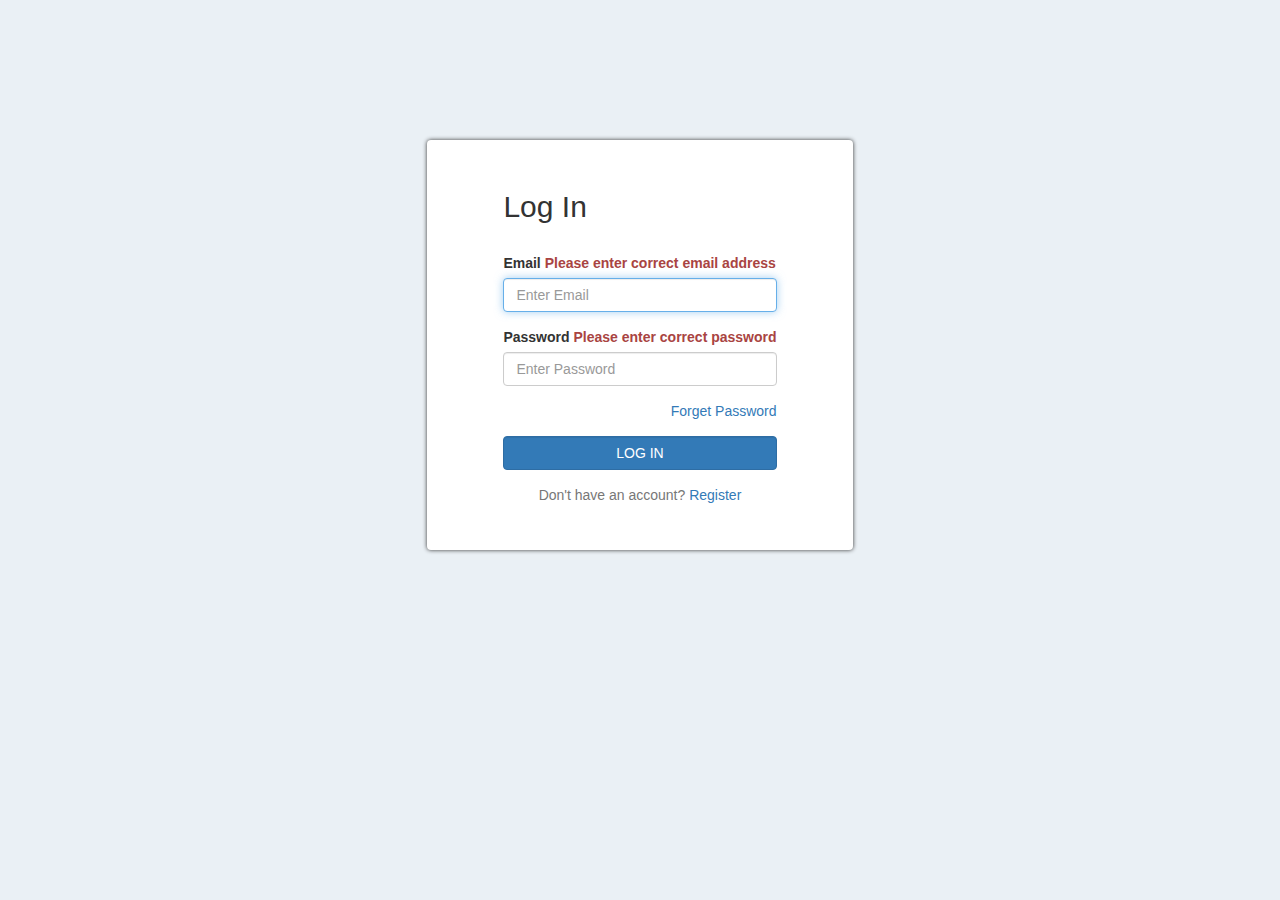
<file: GENERIC/GENERIC/index.html>
﻿<!DOCTYPE html>
<html>
<head>
    <meta charset="utf-8" />
    <meta http-equiv="X-UA-Compatible" content="IE=edge">
    <meta name="viewport" content="width=device-width, initial-scale=1">

    <title>Generic</title>

    <link href="https://stackpath.bootstrapcdn.com/font-awesome/4.7.0/css/font-awesome.min.css" rel="stylesheet" integrity="sha384-wvfXpqpZZVQGK6TAh5PVlGOfQNHSoD2xbE+QkPxCAFlNEevoEH3Sl0sibVcOQVnN" crossorigin="anonymous">
    <link href="css/bgcolor.css" rel="stylesheet" />
    <link href="css/main.css" rel="stylesheet" />
    <link href="css/panel.css" rel="stylesheet" />
    <link href="css/txtcolor.css" rel="stylesheet" />
    <link href="css/bootstrap.min.css" rel="stylesheet" />
    <!--<link href="css/font-awesome.min.css" rel="stylesheet" />-->
</head>
<body>



    <section id="login">

        <div class="col-sm-4 col-sm-offset-4" id="loginForm">

            <form class="loginForm" novalidate>
                <h2>Log In</h2>
                <br/>
                <div class="form-group">
                    <label for="email" class="label-control">Email <span class="text-right text-danger">Please enter correct email address</span></label>
                    <div class="form-group">
                        <input type="email" class="form-control" placeholder="Enter Email" required autofocus />
                    </div>
                </div>

                <div class="form-group">
                    <label for="email" class="label-control">Password <span class="text-right text-danger">Please enter correct password</span></label>
                    <div class="form-group">
                        <input type="password" class="form-control" placeholder="Enter Password" required autofocus />
                    </div>
                </div>

                <div class="form-group text-right">
                    <a href="" title="Forget Password">Forget Password</a>
                </div>

                <div class="form-group">
                    <a href="./dashboard1.html" class="btn btn-primary form-control">LOG IN</a> 
                </div>

                <div class="form-group text-center">
                    <span class="text-muted">Don't have an account? </span><a href="" title="Register">Register</a>
                </div>


            </form>


        </div>




    </section>





    <script src="js/jquery.min.js"></script>
    <script src="js/bootstrap.min.js"></script>
    <script src="js/app.js"></script>
    <script src="js/json.js"></script>
</body>
</html>
</file>
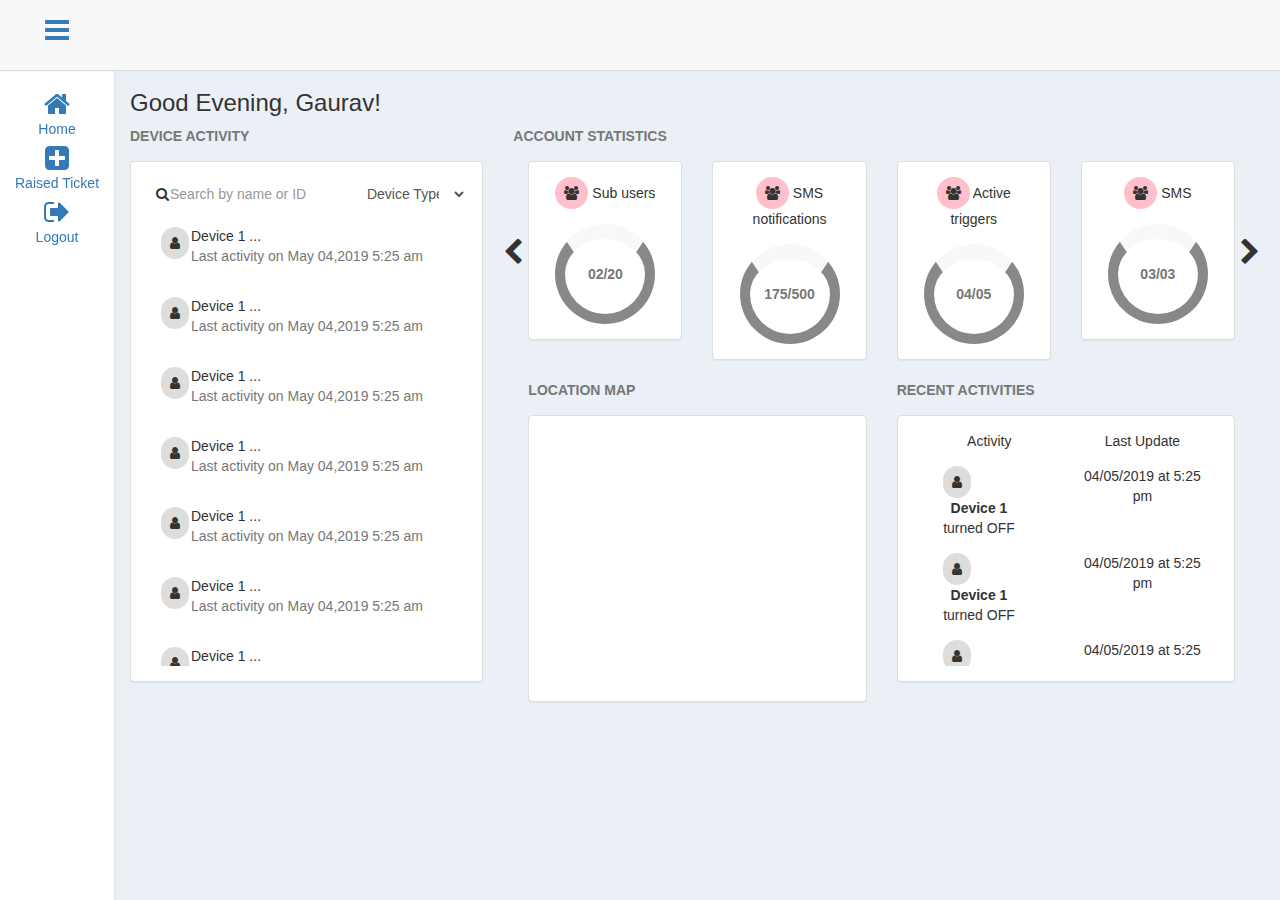
<file: GENERIC/GENERIC/dashboard1.html>
﻿<!DOCTYPE html>
<html>
<head>
    <meta charset="utf-8" />
    <meta http-equiv="X-UA-Compatible" content="IE=edge">
    <meta name="viewport" content="width=device-width, initial-scale=1">

    <title>Generic</title>

    <link href="https://stackpath.bootstrapcdn.com/font-awesome/4.7.0/css/font-awesome.min.css" rel="stylesheet" integrity="sha384-wvfXpqpZZVQGK6TAh5PVlGOfQNHSoD2xbE+QkPxCAFlNEevoEH3Sl0sibVcOQVnN" crossorigin="anonymous">
    <link href="css/bgcolor.css" rel="stylesheet" />
    <link href="css/main.css" rel="stylesheet" />
    <link href="css/panel.css" rel="stylesheet" />
    <link href="css/txtcolor.css" rel="stylesheet" />
    <link href="css/bootstrap.min.css" rel="stylesheet" />
    <!--<link href="css/font-awesome.min.css" rel="stylesheet" />-->
</head>
<body>

    <header>
        <div id="header">
            <div class="pull-left"><a href="dashboard3.html"><i class="fa fa-bars fa-2x" aria-hidden="true"></i></a></div>
            <div class="pull-right"></div>
        </div>
    </header>

    <div>
        <div id="leftsidebar">
            <ul class="list-unstyled clearfix">
                <li class="text-muted"><a href="/dashboard1.html" class="pointer" title="Home"><div><i class="fa fa-home fa-2x pointer" aria-hidden="true"></i></div><div>Home</div></a></li>
                <li class="text-muted"><a href="" class="pointer" title="Raised Ticket"><div><i class="fa fa-plus-square fa-2x pointer" aria-hidden="true"></i></div><div>Raised Ticket</div></a></li>
                <li class="text-muted"><a href="/index.html" class="pointer" title="Logout"><div><i class="fa fa-sign-out fa-2x pointer" aria-hidden="true"></i></div><div>Logout</div></a></li>
            </ul>
        </div>

        <div class="container-fluid" id="main">
            <div id="rightsidebar">
                <div class="col-sm-12">
                    <h3>Good Evening, Gaurav!</h3>
                </div>
                <br />
                <div class="col-sm-4 col-xs-12" id="deviceactivity">
                    <div class="form-group text-muted"><b>DEVICE ACTIVITY</b></div>
                    <div class="panel panel-default">
                        <div class="panel-body">
                            <div class="form-group row">
                                <div class="col-sm-7 col-xs-12 search">
                                    <i class="fa fa-search fix-search"></i> <input type="text" class="form-control" placeholder="Search by name or ID" />
                                </div>
                                <div class="col-sm-5 search">
                                    <select class="form-control">
                                        <option value="">Device Type</option>
                                    </select>
                                </div>
                            </div>

                            <div id="divicetype">
                                <div class="list-group">
                                    <div class="lis-group-item">
                                        <div class="clearfix">
                                        <div class="col-sm-1" id="seticon"><i class="fa fa-user"></i></div>
                                        <div class="col-sm-10">
                                            <div>Device 1 ...</div>
                                            <p class="text-muted">Last activity on May 04,2019 5:25 am</p>
                                        </div>
                                        </div>
                                    </div>
                                </div>
                                <div class="list-group">
                                    <div class="lis-group-item">
                                        <div class="clearfix">
                                            <div class="col-sm-1" id="seticon"><i class="fa fa-user"></i></div>
                                            <div class="col-sm-10">
                                                <div>Device 1 ...</div>
                                                <p class="text-muted">Last activity on May 04,2019 5:25 am</p>
                                            </div>
                                        </div>
                                    </div>
                                </div>
                                <div class="list-group">
                                    <div class="lis-group-item">
                                        <div class="clearfix">
                                            <div class="col-sm-1" id="seticon"><i class="fa fa-user"></i></div>
                                            <div class="col-sm-10">
                                                <div>Device 1 ...</div>
                                                <p class="text-muted">Last activity on May 04,2019 5:25 am</p>
                                            </div>
                                        </div>
                                    </div>
                                </div>
                                <div class="list-group">
                                    <div class="lis-group-item">
                                        <div class="clearfix">
                                            <div class="col-sm-1" id="seticon"><i class="fa fa-user"></i></div>
                                            <div class="col-sm-10">
                                                <div>Device 1 ...</div>
                                                <p class="text-muted">Last activity on May 04,2019 5:25 am</p>
                                            </div>
                                        </div>
                                    </div>
                                </div>
                                <div class="list-group">
                                    <div class="lis-group-item">
                                        <div class="clearfix">
                                            <div class="col-sm-1" id="seticon"><i class="fa fa-user"></i></div>
                                            <div class="col-sm-10">
                                                <div>Device 1 ...</div>
                                                <p class="text-muted">Last activity on May 04,2019 5:25 am</p>
                                            </div>
                                        </div>
                                    </div>
                                </div>
                                <div class="list-group">
                                    <div class="lis-group-item">
                                        <div class="clearfix">
                                            <div class="col-sm-1" id="seticon"><i class="fa fa-user"></i></div>
                                            <div class="col-sm-10">
                                                <div>Device 1 ...</div>
                                                <p class="text-muted">Last activity on May 04,2019 5:25 am</p>
                                            </div>
                                        </div>
                                    </div>
                                </div>

                                <div class="list-group">
                                    <div class="lis-group-item">
                                        <div class="clearfix">
                                            <div class="col-sm-1" id="seticon"><i class="fa fa-user"></i></div>
                                            <div class="col-sm-10">
                                                <div>Device 1 ...</div>
                                                <p class="text-muted">Last activity on May 04,2019 5:25 am</p>
                                            </div>
                                        </div>
                                    </div>
                                </div>
                                <div class="list-group">
                                    <div class="lis-group-item">
                                        <div class="clearfix">
                                            <div class="col-sm-1" id="seticon"><i class="fa fa-user"></i></div>
                                            <div class="col-sm-10">
                                                <div>Device 1 ...</div>
                                                <p class="text-muted">Last activity on May 04,2019 5:25 am</p>
                                            </div>
                                        </div>
                                    </div>
                                </div>
                                <div class="list-group">
                                    <div class="lis-group-item">
                                        <div class="clearfix">
                                            <div class="col-sm-1" id="seticon"><i class="fa fa-user"></i></div>
                                            <div class="col-sm-10">
                                                <div>Device 1 ...</div>
                                                <p class="text-muted">Last activity on May 04,2019 5:25 am</p>
                                            </div>
                                        </div>
                                    </div>
                                </div>

                            </div>
                        </div>
                    </div>
                </div>

                <div class="col-sm-8" id="accountstatistics">

                    <div class="clearfix">
                    <div class="form-group text-muted text-left"><b>ACCOUNT STATISTICS</b></div>

                    <div class="outer" id="content">

                        <i class="fa fa-chevron-left fa-2x left pointer" id="left-button"></i>

                        <div class="col-3 col-xs-12">
                            <div class="panel panel-default">
                                <div class="panel-body">
                                    <div class="form-group">
                                        <span><i class="fa fa-users"></i> Sub users</span>
                                    </div>
                                    <div class="circle">
                                        <div class="text-muted circle-center">02/20</div>
                                    </div>
                                </div>
                            </div>
                        </div>

                        <div class="col-3 col-xs-12">
                            <div class="panel panel-default">
                                <div class="panel-body">
                                    <div class="form-group">
                                        <span><i class="fa fa-users"></i> SMS notifications</span>
                                    </div>
                                    <div class="circle">
                                        <div class="text-muted circle-center">175/500</div>
                                    </div>
                                </div>
                            </div>
                        </div>

                        <div class="col-3 col-xs-12">
                            <div class="panel panel-default">
                                <div class="panel-body">
                                    <div class="form-group">
                                        <span><i class="fa fa-users"></i> Active triggers</span>
                                    </div>
                                    <div class="circle">
                                        <div class="text-muted circle-center">04/05</div>
                                    </div>
                                </div>
                            </div>
                        </div>

                        <div class="col-3 col-xs-12">
                            <div class="panel panel-default">
                                <div class="panel-body">
                                    <div class="form-group">
                                        <span><i class="fa fa-users"></i> SMS</span>
                                    </div>
                                    <div class="circle">
                                        <div class="text-muted circle-center">03/03</div>
                                    </div>
                                </div>
                            </div>
                        </div>

                        <div class="col-3 col-xs-12">
                            <div class="panel panel-default">
                                <div class="panel-body">
                                    <div class="form-group">
                                        <span><i class="fa fa-users"></i> Sub users</span>
                                    </div>
                                    <div class="circle">
                                        <div class="text-muted circle-center">02/20</div>
                                    </div>
                                </div>
                            </div>
                        </div>

                        <div class="col-3 col-xs-12">
                            <div class="panel panel-default">
                                <div class="panel-body">
                                    <div class="form-group">
                                        <span><i class="fa fa-users"></i> SMS notifications</span>
                                    </div>
                                    <div class="circle">
                                        <div class="text-muted circle-center">175/500</div>
                                    </div>
                                </div>
                            </div>
                        </div>

                        <div class="col-3 col-xs-12">
                            <div class="panel panel-default">
                                <div class="panel-body">
                                    <div class="form-group">
                                        <span><i class="fa fa-users"></i> Active triggers</span>
                                    </div>
                                    <div class="circle">
                                        <div class="text-muted circle-center">04/05</div>
                                    </div>
                                </div>
                            </div>
                        </div>

                        <div class="col-3 col-xs-12">
                            <div class="panel panel-default">
                                <div class="panel-body">
                                    <div class="form-group">
                                        <span><i class="fa fa-users"></i> SMS</span>
                                    </div>
                                    <div class="circle">
                                        <div class="text-muted circle-center">03/03</div>
                                    </div>
                                </div>
                            </div>
                        </div>


                        <i class="fa fa-chevron-right fa-2x right pointer" id="right-button"></i>

                    </div>

                    </div>

                    <div class="clearfix">

                        <div class="col-sm-6">

                            <div class="form-group text-muted text-left"><b>LOCATION MAP</b></div>

                            <div class="panel panel-default">

                                <div class="panel-body">

                                    <iframe src="https://www.google.com/maps/embed?pb=!1m18!1m12!1m3!1d3507.4875696698587!2d77.0056263154928!3d28.46485969839985!2m3!1f0!2f0!3f0!3m2!1i1024!2i768!4f13.1!3m3!1m2!1s0x390d17802d8ca3e3%3A0x67cf647b4e23c898!2sJyoti+Park+Shopping+Complex%2C+Sector+7+Ext%2C+Sector+7%2C+Gurugram%2C+Haryana+122001!5e0!3m2!1sen!2sin!4v1562914395080!5m2!1sen!2sin" width="100%" height="250" frameborder="0" style="border:0" allowfullscreen></iframe>

                                </div>

                            </div>

                        </div>



                        <div class="col-sm-6">

                            <div class="form-group text-muted text-left"><b>RECENT ACTIVITIES</b></div>

                            <div class="panel panel-default">

                                <div class="panel-body">

                                    <div class="form-group clearfix">

                                        <div class="col-sm-6">Activity</div>

                                        <div class="col-sm-6">Last Update </div>

                                    </div>


                                    <div id="recentactivity">

                                        <div class="form-group clearfix">

                                            <div class="col-sm-6">

                                                <div class="clearfix">

                                                    <div class="col-sm-2">

                                                        <i class="fa fa-user"></i>

                                                    </div>

                                                    <div class="col-sm-10">
                                                        <b>Device 1</b> turned OFF

                                                    </div>

                                                </div>

                                            </div>

                                            <div class="col-sm-6">

                                                04/05/2019 at 5:25 pm

                                            </div>

                                        </div>

                                        <div class="form-group clearfix">

                                            <div class="col-sm-6">

                                                <div class="clearfix">

                                                    <div class="col-sm-2">

                                                        <i class="fa fa-user"></i>

                                                    </div>

                                                    <div class="col-sm-10">
                                                        <b>Device 1</b> turned OFF

                                                    </div>

                                                </div>

                                            </div>

                                            <div class="col-sm-6">

                                                04/05/2019 at 5:25 pm

                                            </div>

                                        </div>

                                        <div class="form-group clearfix">

                                            <div class="col-sm-6">

                                                <div class="clearfix">

                                                    <div class="col-sm-2">

                                                        <i class="fa fa-user"></i>

                                                    </div>

                                                    <div class="col-sm-10">
                                                        <b>Device 1</b> turned OFF

                                                    </div>

                                                </div>

                                            </div>

                                            <div class="col-sm-6">

                                                04/05/2019 at 5:25 pm

                                            </div>

                                        </div>

                                        <div class="form-group clearfix">

                                            <div class="col-sm-6">

                                                <div class="clearfix">

                                                    <div class="col-sm-2">

                                                        <i class="fa fa-user"></i>

                                                    </div>

                                                    <div class="col-sm-10">
                                                        <b>Device 1</b> turned OFF

                                                    </div>

                                                </div>

                                            </div>

                                            <div class="col-sm-6">

                                                04/05/2019 at 5:25 pm

                                            </div>

                                        </div>

                                        <div class="form-group clearfix">

                                            <div class="col-sm-6">

                                                <div class="clearfix">

                                                    <div class="col-sm-2">

                                                        <i class="fa fa-user"></i>

                                                    </div>

                                                    <div class="col-sm-10">
                                                        <b>Device 1</b> turned OFF

                                                    </div>

                                                </div>

                                            </div>

                                            <div class="col-sm-6">

                                                04/05/2019 at 5:25 pm

                                            </div>

                                        </div>

                                        <div class="form-group clearfix">

                                            <div class="col-sm-6">

                                                <div class="clearfix">

                                                    <div class="col-sm-2">

                                                        <i class="fa fa-user"></i>

                                                    </div>

                                                    <div class="col-sm-10">
                                                        <b>Device 1</b> turned OFF

                                                    </div>

                                                </div>

                                            </div>

                                            <div class="col-sm-6">

                                                04/05/2019 at 5:25 pm

                                            </div>

                                        </div>

                                        <div class="form-group clearfix">

                                            <div class="col-sm-6">

                                                <div class="clearfix">

                                                    <div class="col-sm-2">

                                                        <i class="fa fa-user"></i>

                                                    </div>

                                                    <div class="col-sm-10">
                                                        <b>Device 1</b> turned OFF

                                                    </div>

                                                </div>

                                            </div>

                                            <div class="col-sm-6">

                                                04/05/2019 at 5:25 pm

                                            </div>

                                        </div>

                                        <div class="form-group clearfix">

                                            <div class="col-sm-6">

                                                <div class="clearfix">

                                                    <div class="col-sm-2">

                                                        <i class="fa fa-user"></i>

                                                    </div>

                                                    <div class="col-sm-10">
                                                        <b>Device 1</b> turned OFF

                                                    </div>

                                                </div>

                                            </div>

                                            <div class="col-sm-6">

                                                04/05/2019 at 5:25 pm

                                            </div>

                                        </div>

                                        <div class="form-group clearfix">

                                            <div class="col-sm-6">

                                                <div class="clearfix">

                                                    <div class="col-sm-2">

                                                        <i class="fa fa-user"></i>

                                                    </div>

                                                    <div class="col-sm-10">
                                                        <b>Device 1</b> turned OFF

                                                    </div>

                                                </div>

                                            </div>

                                            <div class="col-sm-6">

                                                04/05/2019 at 5:25 pm

                                            </div>

                                        </div>

                                        <div class="form-group clearfix">

                                            <div class="col-sm-6">

                                                <div class="clearfix">

                                                    <div class="col-sm-2">

                                                        <i class="fa fa-user"></i>

                                                    </div>

                                                    <div class="col-sm-10">
                                                        <b>Device 1</b> turned OFF

                                                    </div>

                                                </div>

                                            </div>

                                            <div class="col-sm-6">

                                                04/05/2019 at 5:25 pm

                                            </div>

                                        </div>

                                        <div class="form-group clearfix">

                                            <div class="col-sm-6">

                                                <div class="clearfix">

                                                    <div class="col-sm-2">

                                                        <i class="fa fa-user"></i>

                                                    </div>

                                                    <div class="col-sm-10">
                                                        <b>Device 1</b> turned OFF

                                                    </div>

                                                </div>

                                            </div>

                                            <div class="col-sm-6">

                                                04/05/2019 at 5:25 pm

                                            </div>

                                        </div>

                                    </div>

                                </div>

                            </div>

                        </div>


                    </div>



                </div>

            </div>
        </div>
    </div>

    <br/><br/><br/>

    <!--<div class="container">
        <h3>Json Data code:</h3>
        <div id="json"></div>
    </div>-->



    <script src="js/jquery.min.js"></script>
    <script src="js/bootstrap.min.js"></script>
    <script src="js/app.js"></script>
    <script src="js/json.js"></script>
</body>
</html>
</file>
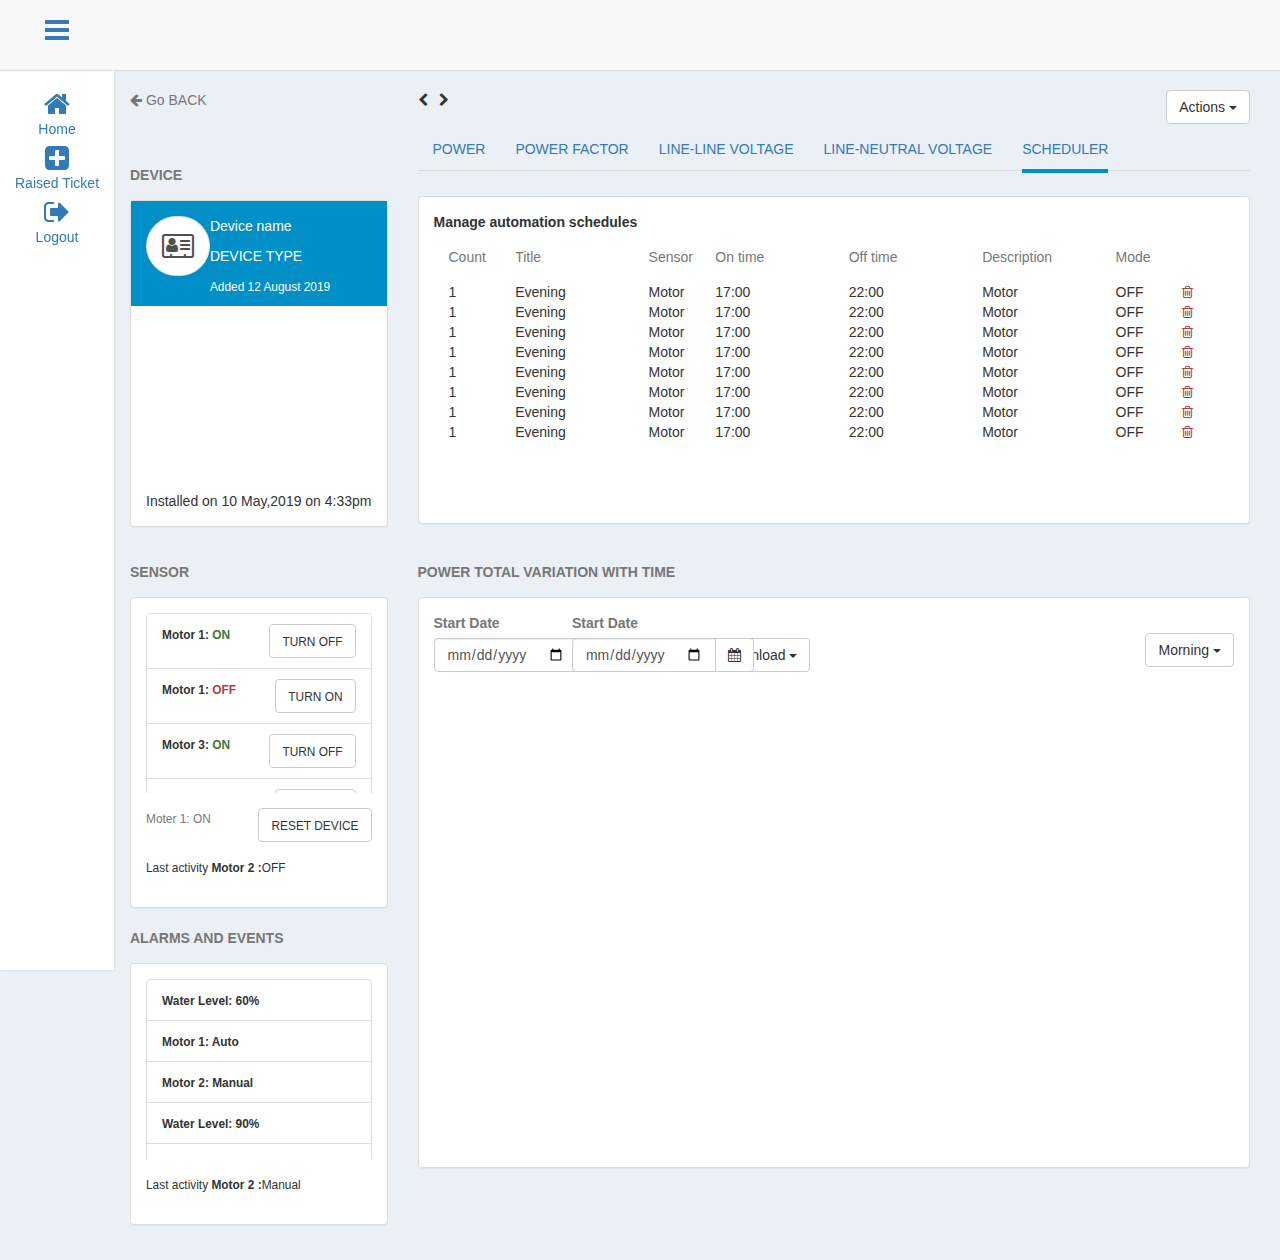
<file: GENERIC/GENERIC/dashboard3.html>
﻿<!DOCTYPE html>
<html>
<head>
    <meta charset="utf-8" />
    <meta http-equiv="X-UA-Compatible" content="IE=edge">
    <meta name="viewport" content="width=device-width, initial-scale=1">

    <title>SCHEDULER</title>

    <link href="https://stackpath.bootstrapcdn.com/font-awesome/4.7.0/css/font-awesome.min.css" rel="stylesheet" integrity="sha384-wvfXpqpZZVQGK6TAh5PVlGOfQNHSoD2xbE+QkPxCAFlNEevoEH3Sl0sibVcOQVnN" crossorigin="anonymous">
    <link href="css/bgcolor.css" rel="stylesheet" />
    <link href="css/main.css" rel="stylesheet" />
    <link href="css/panel.css" rel="stylesheet" />
    <link href="css/txtcolor.css" rel="stylesheet" />
    <link href="css/bootstrap.min.css" rel="stylesheet" />
    <!--<link href="css/font-awesome.min.css" rel="stylesheet" />-->
</head>
<body>

    <header>
        <div id="header">
            <div class="pull-left"><a href=""><i class="fa fa-bars fa-2x" aria-hidden="true"></i></a></div>
            <div class="pull-right"></div>
        </div>
    </header>
    <br />
    <div>
        <div id="leftsidebar">
            <ul class="list-unstyled clearfix">
                <li class="text-muted"><a href="/dashboard1.html" class="pointer" title="Home"><div><i class="fa fa-home fa-2x pointer" aria-hidden="true"></i></div><div>Home</div></a></li>
                <li class="text-muted"><a href="" class="pointer" title="Raised Ticket"><div><i class="fa fa-plus-square fa-2x pointer" aria-hidden="true"></i></div><div>Raised Ticket</div></a></li>
                <li class="text-muted"><a href="/index.html" class="pointer" title="Logout"><div><i class="fa fa-sign-out fa-2x pointer" aria-hidden="true"></i></div><div>Logout</div></a></li>
            </ul>
        </div>

        <div class="container-fluid" id="main">
            <div id="rightsidebar">

                <div class="clearfix form-group">

                    <div class="col-sm-3">

                        <div class="form-group">

                            <a href="dashboard1.html"><span class="text-muted"><i class="fa fa-arrow-left" aria-hidden="true"></i>  Go BACK</span></a>

                        </div>

                        <br /> <br />

                        <div class="form-group text-muted"><b>DEVICE</b></div>

                        <div class="form-group">

                            <div class="panel panel-default">

                                <div id="deviceheader">

                                    <div class="clearfix">

                                        <div class="col-sm-3">

                                            <i class="fa fa-address-card-o fa-2x"></i>

                                        </div>

                                        <div class="col-sm-9">
                                            <div class="form-group clearfix"></div>
                                            <p>Device name</p>
                                            <p>DEVICE TYPE</p>
                                            <p><small>Added 12 August 2019</small></p>

                                        </div>

                                    </div>

                                </div>

                                <div class="panel-body">

                                    <div class="form-group">

                                        <iframe src="https://www.google.com/maps/embed?pb=!1m18!1m12!1m3!1d3507.4875696698587!2d77.0056263154928!3d28.46485969839985!2m3!1f0!2f0!3f0!3m2!1i1024!2i768!4f13.1!3m3!1m2!1s0x390d17802d8ca3e3%3A0x67cf647b4e23c898!2sJyoti+Park+Shopping+Complex%2C+Sector+7+Ext%2C+Sector+7%2C+Gurugram%2C+Haryana+122001!5e0!3m2!1sen!2sin!4v1562914395080!5m2!1sen!2sin" width="100%" height="150" frameborder="0" style="border:0" allowfullscreen></iframe>

                                    </div>


                                    <div>
                                        <div class="text-right">Installed on 10 May,2019 on 4:33pm</div>
                                    </div>

                                </div>

                            </div>

                        </div>

                    </div>


                    <div class="col-sm-9">

                        <!--arrow button code-->

                        <div class="form-group clearfix">

                            <div class="pull-left">

                                <i class="fa fa-chevron-left fa-1x"></i> &nbsp;
                                <i class="fa fa-chevron-right fa-1x"></i>

                            </div>

                            <div class="pull-right">

                                <div class="dropdown">
                                    <a class="btn btn-default dropdown-toggle" type="button" data-toggle="dropdown">
                                        Actions
                                        <span class="caret"></span>
                                    </a>
                                    <ul class="dropdown-menu">
                                        <li><a href="#">Last Week</a></li>
                                        <li><a href="#">Previous Week</a></li>
                                        <li><a href="#">Monthly</a></li>
                                    </ul>
                                </div>

                            </div>

                        </div>

                        <!--end-->
                        <!--navbar code-->

                        <div class="form-group" id="navbar">

                            <ul class="list-unstyled">
                                <li><a href="dashboard4.html" title="POWER">POWER</a></li>
                                <li><a href="" title="POWER FACTOR">POWER FACTOR</a></li>
                                <li><a href="" title="LINE-LINE VOLTAGE">LINE-LINE VOLTAGE</a></li>
                                <li><a href="" title="LINE-NEUTRAL VOLTAGE">LINE-NEUTRAL VOLTAGE</a></li>
                                <li><a href="dashboard3.html" title="SCHEDULER">SCHEDULER</a></li>
                            </ul>

                        </div>
                        <!--end-->
                        <!--manage automation schedules code-->

                        <div class="form-group t-10">

                            <div class="panel panel-default">

                                <div class="panel-body">

                                    <div class="form-group"><b>Manage automation schedules</b></div>

                                    <div id="manageheader">

                                        <div class="clearfix form-group text-muted">

                                            <div class="col-sm-1">Count</div>
                                            <div class="col-sm-2">Title</div>
                                            <div class="col-sm-1">Sensor</div>
                                            <div class="col-sm-2">On time</div>
                                            <div class="col-sm-2">Off time</div>
                                            <div class="col-sm-2">Description</div>
                                            <div class="col-sm-1">Mode</div>
                                            <div class="col-sm-1"></div>

                                        </div>

                                    </div>

                                    <div id="managebody">

                                        <div class="clearfix">

                                            <div class="col-sm-1">1</div>
                                            <div class="col-sm-2">Evening</div>
                                            <div class="col-sm-1">Motor</div>
                                            <div class="col-sm-2">17:00</div>
                                            <div class="col-sm-2">22:00</div>
                                            <div class="col-sm-2">Motor</div>
                                            <div class="col-sm-1">OFF</div>
                                            <div class="col-sm-1"><i class="fa fa-trash-o text-danger"></i></div>

                                        </div>

                                        <div class="clearfix">

                                            <div class="col-sm-1">1</div>
                                            <div class="col-sm-2">Evening</div>
                                            <div class="col-sm-1">Motor</div>
                                            <div class="col-sm-2">17:00</div>
                                            <div class="col-sm-2">22:00</div>
                                            <div class="col-sm-2">Motor</div>
                                            <div class="col-sm-1">OFF</div>
                                            <div class="col-sm-1"><i class="fa fa-trash-o text-danger"></i></div>

                                        </div>

                                        <div class="clearfix">

                                            <div class="col-sm-1">1</div>
                                            <div class="col-sm-2">Evening</div>
                                            <div class="col-sm-1">Motor</div>
                                            <div class="col-sm-2">17:00</div>
                                            <div class="col-sm-2">22:00</div>
                                            <div class="col-sm-2">Motor</div>
                                            <div class="col-sm-1">OFF</div>
                                            <div class="col-sm-1"><i class="fa fa-trash-o text-danger"></i></div>

                                        </div>

                                        <div class="clearfix">

                                            <div class="col-sm-1">1</div>
                                            <div class="col-sm-2">Evening</div>
                                            <div class="col-sm-1">Motor</div>
                                            <div class="col-sm-2">17:00</div>
                                            <div class="col-sm-2">22:00</div>
                                            <div class="col-sm-2">Motor</div>
                                            <div class="col-sm-1">OFF</div>
                                            <div class="col-sm-1"><i class="fa fa-trash-o text-danger"></i></div>

                                        </div>

                                        <div class="clearfix">

                                            <div class="col-sm-1">1</div>
                                            <div class="col-sm-2">Evening</div>
                                            <div class="col-sm-1">Motor</div>
                                            <div class="col-sm-2">17:00</div>
                                            <div class="col-sm-2">22:00</div>
                                            <div class="col-sm-2">Motor</div>
                                            <div class="col-sm-1">OFF</div>
                                            <div class="col-sm-1"><i class="fa fa-trash-o text-danger"></i></div>

                                        </div>

                                        <div class="clearfix">

                                            <div class="col-sm-1">1</div>
                                            <div class="col-sm-2">Evening</div>
                                            <div class="col-sm-1">Motor</div>
                                            <div class="col-sm-2">17:00</div>
                                            <div class="col-sm-2">22:00</div>
                                            <div class="col-sm-2">Motor</div>
                                            <div class="col-sm-1">OFF</div>
                                            <div class="col-sm-1"><i class="fa fa-trash-o text-danger"></i></div>

                                        </div>

                                        <div class="clearfix">

                                            <div class="col-sm-1">1</div>
                                            <div class="col-sm-2">Evening</div>
                                            <div class="col-sm-1">Motor</div>
                                            <div class="col-sm-2">17:00</div>
                                            <div class="col-sm-2">22:00</div>
                                            <div class="col-sm-2">Motor</div>
                                            <div class="col-sm-1">OFF</div>
                                            <div class="col-sm-1"><i class="fa fa-trash-o text-danger"></i></div>

                                        </div>

                                        <div class="clearfix">

                                            <div class="col-sm-1">1</div>
                                            <div class="col-sm-2">Evening</div>
                                            <div class="col-sm-1">Motor</div>
                                            <div class="col-sm-2">17:00</div>
                                            <div class="col-sm-2">22:00</div>
                                            <div class="col-sm-2">Motor</div>
                                            <div class="col-sm-1">OFF</div>
                                            <div class="col-sm-1"><i class="fa fa-trash-o text-danger"></i></div>

                                        </div>




                                    </div>

                                </div>


                            </div>


                        </div>

                        <!--end-->

                    </div>

                </div>


                <div class="clearfix form-group">

                    <div class="col-sm-3">

                        <!--sensor code-->

                        <div class="form-group">

                            <div class="form-group text-muted"><b>SENSOR</b></div>

                            <div class="form-group">

                                <div class="panel panel-default">

                                    <div class="panel-body">

                                        <div class="form-group" id="sensor">

                                            <ul class="list-group">

                                                <li class="list-group-item">

                                                    <div class="clearfix">

                                                        <div class="pull-left">
                                                            <small><b>Motor 1: <span class="text-success">ON</span></b></small>
                                                        </div>

                                                        <div class="pull-right">
                                                            <button type="button" class="btn btn-default"><small>TURN OFF</small></button>
                                                        </div>

                                                    </div>

                                                </li>

                                                <li class="list-group-item">

                                                    <div class="clearfix">

                                                        <div class="pull-left">
                                                            <small><b>Motor 1: <span class="text-danger">OFF</span></b></small>
                                                        </div>

                                                        <div class="pull-right">
                                                            <button type="button" class="btn btn-default"><small>TURN ON</small></button>
                                                        </div>

                                                    </div>

                                                </li>

                                                <li class="list-group-item">

                                                    <div class="clearfix">

                                                        <div class="pull-left">
                                                            <small><b>Motor 3: <span class="text-success">ON</span></b></small>
                                                        </div>

                                                        <div class="pull-right">
                                                            <button type="button" class="btn btn-default"><small>TURN OFF</small></button>
                                                        </div>

                                                    </div>

                                                </li>

                                                <li class="list-group-item">

                                                    <div class="clearfix">

                                                        <div class="pull-left">
                                                            <small><b>Motor 1: <span class="text-danger">OFF</span></b></small>
                                                        </div>

                                                        <div class="pull-right">
                                                            <button type="button" class="btn btn-default"><small>TURN ON</small></button>
                                                        </div>

                                                    </div>

                                                </li>

                                                <li class="list-group-item">

                                                    <div class="clearfix">

                                                        <div class="pull-left">
                                                            <small><b>Motor 3: <span class="text-success">ON</span></b></small>
                                                        </div>

                                                        <div class="pull-right">
                                                            <button type="button" class="btn btn-default"><small>TURN OFF</small></button>
                                                        </div>

                                                    </div>

                                                </li>

                                            </ul>

                                        </div>


                                        <div class="form-group clearfix">

                                            <div class="pull-left">
                                                <div class="text-muted"><small>Moter 1: ON</small></div>
                                            </div>

                                            <div class="pull-right">

                                                <button type="button" class="btn btn-default"><small>RESET DEVICE</small></button>

                                            </div>

                                        </div>

                                        <div class="form-group clearfix">
                                            <div><small>Last activity<b> Motor 2 :</b>OFF</small></div>
                                        </div>

                                    </div>

                                </div>

                            </div>

                        </div>

                        <!--end-->
                        <!--alarm and event code-->

                        <div class="form-group">

                            <div class="form-group text-muted"><b>ALARMS AND EVENTS</b></div>

                            <div class="form-group">

                                <div class="panel panel-default">

                                    <div class="panel-body">

                                        <div class="form-group" id="sensor">

                                            <ul class="list-group">

                                                <li class="list-group-item">

                                                    <div class="clearfix">

                                                        <small><b>Water Level: <span>60%</span></b></small>

                                                    </div>

                                                </li>

                                                <li class="list-group-item">

                                                    <div class="clearfix">

                                                        <small><b>Motor 1: <span>Auto</span></b></small>

                                                    </div>

                                                </li>

                                                <li class="list-group-item">

                                                    <div class="clearfix">

                                                        <small><b>Motor 2: <span>Manual</span></b></small>

                                                    </div>

                                                </li>

                                                <li class="list-group-item">

                                                    <div class="clearfix">

                                                        <small><b>Water Level: <span>90%</span></b></small>

                                                    </div>

                                                </li>

                                                <li class="list-group-item">

                                                    <div class="clearfix">

                                                        <small><b>Motor 1: <span>Auto</span></b></small>

                                                    </div>

                                                </li>

                                                <li class="list-group-item">

                                                    <div class="clearfix">

                                                        <small><b>Water Level: <span>80%</span></b></small>

                                                    </div>

                                                </li>


                                            </ul>

                                        </div>

                                        <div class="form-group clearfix">
                                            <div><small>Last activity<b> Motor 2 :</b>Manual</small></div>
                                        </div>

                                    </div>

                                </div>

                            </div>

                        </div>

                        <!--end-->


                    </div>


                    <div class="col-sm-9">

                        <div class="form-group">

                            <div class="form-group text-muted"><b>POWER TOTAL VARIATION WITH TIME</b></div>

                            <div class="panel panel-default clearfix">
                                <div class="panel-body">
                                    <div class="form-group row clearfix">

                                        <div>

                                            <div class="col-sm-2">
                                                <label for="startdate" class="control-label text-muted">Start Date</label>
                                                <div class="input-group">
                                                    <input type="date" class="form-control" placeholder="Search">
                                                    <div class="input-group-btn">
                                                        <button class="btn btn-default" type="submit">
                                                            <i class="fa fa-calendar"></i>
                                                        </button>
                                                    </div>
                                                </div>

                                            </div> &nbsp;

                                            <div class="col-sm-2">
                                                <label for="startdate" class="control-label text-muted">Start Date</label>
                                                <div class="input-group">
                                                    <input type="date" class="form-control" placeholder="Search">
                                                    <div class="input-group-btn">
                                                        <button class="btn btn-default" type="submit">
                                                            <i class="fa fa-calendar"></i>
                                                        </button>
                                                    </div>
                                                </div>

                                            </div> &nbsp;

                                            <div class="col-sm-2">

                                                <div class="form-group">

                                                    <label for="startdate" class="control-label text-muted"><span class="vhide">Start Date</span></label>

                                                    <div class="dropdown">
                                                        <a class="btn btn-default dropdown-toggle" type="button" data-toggle="dropdown">
                                                            Download
                                                            <span class="caret"></span>
                                                        </a>
                                                        <ul class="dropdown-menu">
                                                            <li><a href="files/csv.xlsx">CSV</a></li>
                                                            <li><a href="files/xl.xlsx">XL</a></li>
                                                        </ul>
                                                    </div>

                                                </div>

                                            </div> &nbsp;

                                            <div class="col-sm-2 col-sm-offset-4">

                                                <div class="dropdown pull-right">
                                                    <a class="btn btn-default dropdown-toggle" type="button" data-toggle="dropdown">
                                                        Morning
                                                        <span class="caret"></span>
                                                    </a>
                                                    <ul class="dropdown-menu">
                                                        <li><a href="#">Morning</a></li>
                                                        <li><a href="#">Evening</a></li>
                                                    </ul>
                                                </div>


                                            </div>

                                        </div>

                                    </div>


                                    <div id="chartbarContainer" style="height: 450px;"></div>
                                </div>
                            </div>
               

                        </div>

                    </div>

                </div>

            </div>
        </div>
    </div>

    <br /><br /><br />

    <script src="js/jquery.min.js"></script>
    <!--<script src="https://canvasjs.com/assets/script/jquery-ui.1.11.2.min.js"></script>-->
    <script src="https://canvasjs.com/assets/script/jquery.canvasjs.min.js"></script>
    <script src="js/bootstrap.min.js"></script>
    <script src="js/app.js"></script>
    <script src="js/json.js"></script>
    <script src="js/charts.js"></script>


</body>
</html>
</file>
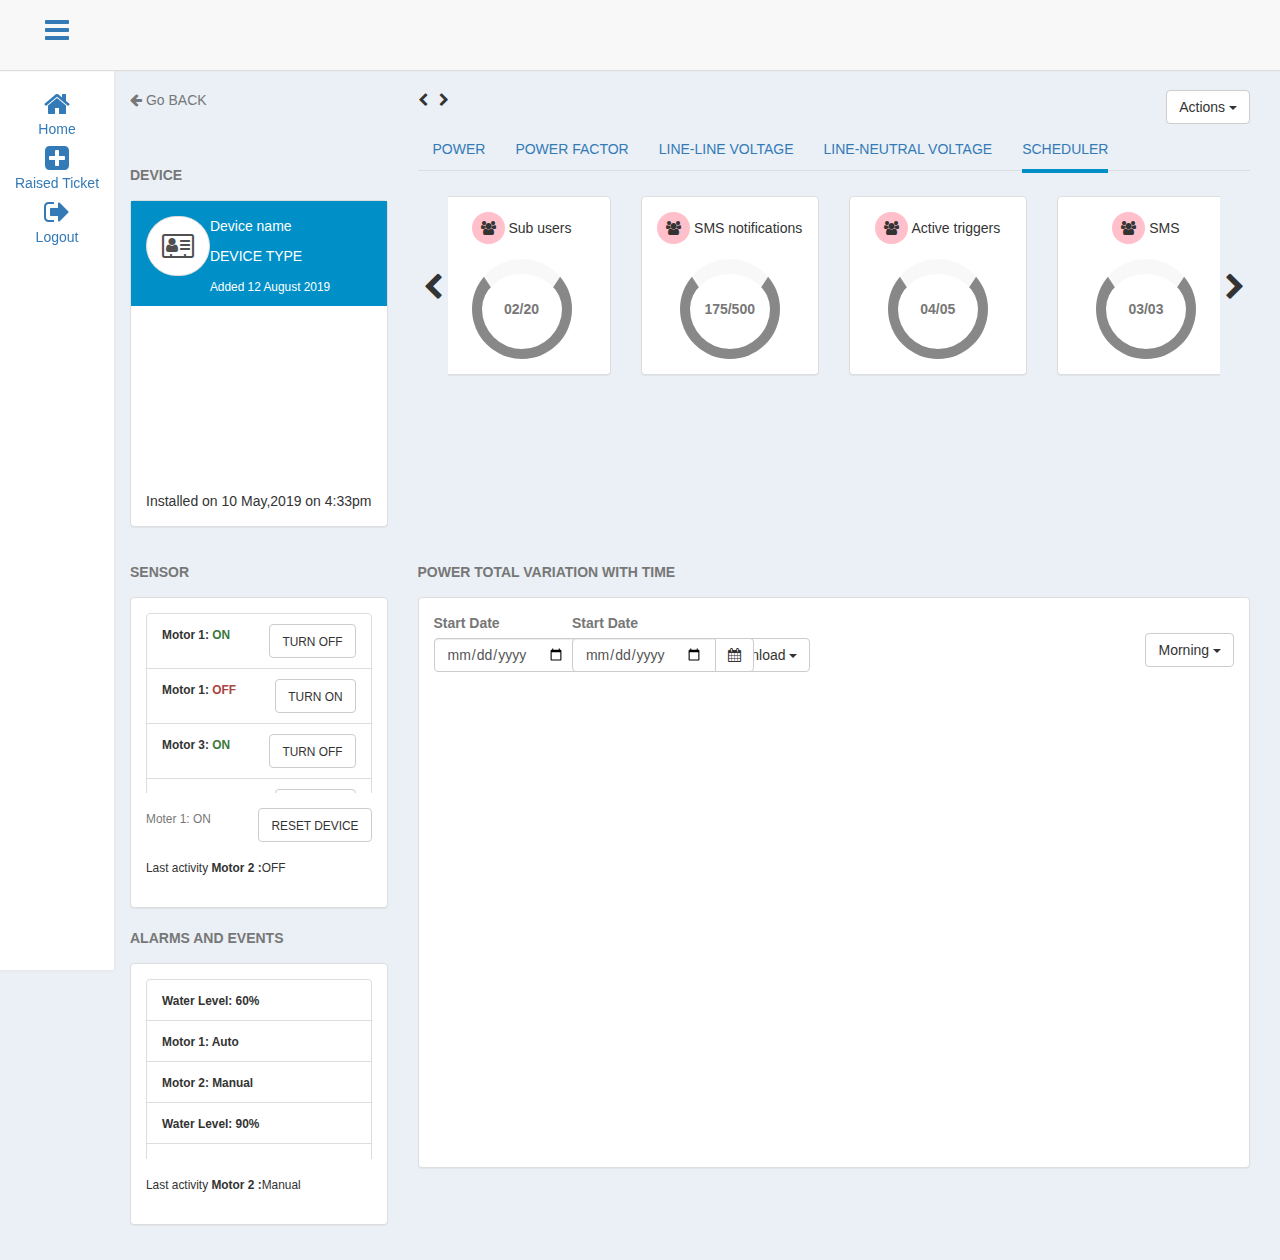
<file: GENERIC/GENERIC/dashboard4.html>
﻿<!DOCTYPE html>
<html>
<head>
    <meta charset="utf-8" />
    <meta http-equiv="X-UA-Compatible" content="IE=edge">
    <meta name="viewport" content="width=device-width, initial-scale=1">

    <title>POWER</title>

    <link href="https://stackpath.bootstrapcdn.com/font-awesome/4.7.0/css/font-awesome.min.css" rel="stylesheet" integrity="sha384-wvfXpqpZZVQGK6TAh5PVlGOfQNHSoD2xbE+QkPxCAFlNEevoEH3Sl0sibVcOQVnN" crossorigin="anonymous">
    <link href="css/bgcolor.css" rel="stylesheet" />
    <link href="css/main.css" rel="stylesheet" />
    <link href="css/panel.css" rel="stylesheet" />
    <link href="css/txtcolor.css" rel="stylesheet" />
    <link href="css/bootstrap.min.css" rel="stylesheet" />
    <!--<link href="css/font-awesome.min.css" rel="stylesheet" />-->
</head>
<body>

    <header>
        <div id="header">
            <div class="pull-left"><a href=""><i class="fa fa-bars fa-2x" aria-hidden="true"></i></a></div>
            <div class="pull-right"></div>
        </div>
    </header>
    <br />
    <div>
        <div id="leftsidebar">
            <ul class="list-unstyled clearfix">
                <li class="text-muted"><a href="/dashboard1.html" class="pointer" title="Home"><div><i class="fa fa-home fa-2x pointer" aria-hidden="true"></i></div><div>Home</div></a></li>
                <li class="text-muted"><a href="" class="pointer" title="Raised Ticket"><div><i class="fa fa-plus-square fa-2x pointer" aria-hidden="true"></i></div><div>Raised Ticket</div></a></li>
                <li class="text-muted"><a href="/index.html" class="pointer" title="Logout"><div><i class="fa fa-sign-out fa-2x pointer" aria-hidden="true"></i></div><div>Logout</div></a></li>
            </ul>
        </div>

        <div class="container-fluid" id="main">
            <div id="rightsidebar">

                <div class="clearfix form-group">

                    <div class="col-sm-3">

                        <div class="form-group">

                            <a href="dashboard1.html"><span class="text-muted"><i class="fa fa-arrow-left" aria-hidden="true"></i>  Go BACK</span></a>

                        </div>

                        <br /> <br />

                        <div class="form-group text-muted"><b>DEVICE</b></div>

                        <div class="form-group">

                            <div class="panel panel-default">

                                <div id="deviceheader">

                                    <div class="clearfix">

                                        <div class="col-sm-3">

                                            <i class="fa fa-address-card-o fa-2x"></i>

                                        </div>

                                        <div class="col-sm-9">
                                            <div class="form-group clearfix"></div>
                                            <p>Device name</p>
                                            <p>DEVICE TYPE</p>
                                            <p><small>Added 12 August 2019</small></p>

                                        </div>

                                    </div>

                                </div>

                                <div class="panel-body">

                                    <div class="form-group">

                                        <iframe src="https://www.google.com/maps/embed?pb=!1m18!1m12!1m3!1d3507.4875696698587!2d77.0056263154928!3d28.46485969839985!2m3!1f0!2f0!3f0!3m2!1i1024!2i768!4f13.1!3m3!1m2!1s0x390d17802d8ca3e3%3A0x67cf647b4e23c898!2sJyoti+Park+Shopping+Complex%2C+Sector+7+Ext%2C+Sector+7%2C+Gurugram%2C+Haryana+122001!5e0!3m2!1sen!2sin!4v1562914395080!5m2!1sen!2sin" width="100%" height="150" frameborder="0" style="border:0" allowfullscreen></iframe>

                                    </div>


                                    <div>
                                        <div class="text-right">Installed on 10 May,2019 on 4:33pm</div>
                                    </div>

                                </div>

                            </div>

                        </div>

                    </div>


                    <div class="col-sm-9">

                        <!--arrow button code-->

                        <div class="form-group clearfix">

                            <div class="pull-left">

                                <i class="fa fa-chevron-left fa-1x"></i> &nbsp;
                                <i class="fa fa-chevron-right fa-1x"></i>

                            </div>

                            <div class="pull-right">

                                <div class="dropdown">
                                    <a class="btn btn-default dropdown-toggle" type="button" data-toggle="dropdown">
                                        Actions
                                        <span class="caret"></span>
                                    </a>
                                    <ul class="dropdown-menu">
                                        <li><a href="#">Last Week</a></li>
                                        <li><a href="#">Previous Week</a></li>
                                        <li><a href="#">Monthly</a></li>
                                    </ul>
                                </div>

                            </div>

                        </div>

                        <!--end-->
                        <!--navbar code-->

                        <div class="form-group" id="navbar">

                            <ul class="list-unstyled">
                                <li><a href="dashboard4.html" title="POWER">POWER</a></li>
                                <li><a href="" title="POWER FACTOR">POWER FACTOR</a></li>
                                <li><a href="" title="LINE-LINE VOLTAGE">LINE-LINE VOLTAGE</a></li>
                                <li><a href="" title="LINE-NEUTRAL VOLTAGE">LINE-NEUTRAL VOLTAGE</a></li>
                                <li><a href="dashboard3.html" title="SCHEDULER">SCHEDULER</a></li>
                            </ul>

                        </div>
                        <!--end-->

                        <!--scroll left right code-->

                        <div id="accountstatistics" class="t-10">

                        <div class="outer" id="content">

                            <i class="fa fa-chevron-left fa-2x left pointer" id="left-button"></i>

                            <div class="col-3 col-xs-12">
                                <div class="panel panel-default">
                                    <div class="panel-body">
                                        <div class="form-group">
                                            <span><i class="fa fa-users"></i> Sub users</span>
                                        </div>
                                        <div class="circle">
                                            <div class="text-muted circle-center">02/20</div>
                                        </div>
                                    </div>
                                </div>
                            </div>

                            <div class="col-3 col-xs-12">
                                <div class="panel panel-default">
                                    <div class="panel-body">
                                        <div class="form-group">
                                            <span><i class="fa fa-users"></i> SMS notifications</span>
                                        </div>
                                        <div class="circle">
                                            <div class="text-muted circle-center">175/500</div>
                                        </div>
                                    </div>
                                </div>
                            </div>

                            <div class="col-3 col-xs-12">
                                <div class="panel panel-default">
                                    <div class="panel-body">
                                        <div class="form-group">
                                            <span><i class="fa fa-users"></i> Active triggers</span>
                                        </div>
                                        <div class="circle">
                                            <div class="text-muted circle-center">04/05</div>
                                        </div>
                                    </div>
                                </div>
                            </div>

                            <div class="col-3 col-xs-12">
                                <div class="panel panel-default">
                                    <div class="panel-body">
                                        <div class="form-group">
                                            <span><i class="fa fa-users"></i> SMS</span>
                                        </div>
                                        <div class="circle">
                                            <div class="text-muted circle-center">03/03</div>
                                        </div>
                                    </div>
                                </div>
                            </div>

                            <div class="col-3 col-xs-12">
                                <div class="panel panel-default">
                                    <div class="panel-body">
                                        <div class="form-group">
                                            <span><i class="fa fa-users"></i> Sub users</span>
                                        </div>
                                        <div class="circle">
                                            <div class="text-muted circle-center">02/20</div>
                                        </div>
                                    </div>
                                </div>
                            </div>

                            <div class="col-3 col-xs-12">
                                <div class="panel panel-default">
                                    <div class="panel-body">
                                        <div class="form-group">
                                            <span><i class="fa fa-users"></i> SMS notifications</span>
                                        </div>
                                        <div class="circle">
                                            <div class="text-muted circle-center">175/500</div>
                                        </div>
                                    </div>
                                </div>
                            </div>

                            <div class="col-3 col-xs-12">
                                <div class="panel panel-default">
                                    <div class="panel-body">
                                        <div class="form-group">
                                            <span><i class="fa fa-users"></i> Active triggers</span>
                                        </div>
                                        <div class="circle">
                                            <div class="text-muted circle-center">04/05</div>
                                        </div>
                                    </div>
                                </div>
                            </div>

                            <div class="col-3 col-xs-12">
                                <div class="panel panel-default">
                                    <div class="panel-body">
                                        <div class="form-group">
                                            <span><i class="fa fa-users"></i> SMS</span>
                                        </div>
                                        <div class="circle">
                                            <div class="text-muted circle-center">03/03</div>
                                        </div>
                                    </div>
                                </div>
                            </div>


                            <i class="fa fa-chevron-right fa-2x right pointer" id="right-button"></i>

                        </div>

                        </div>

                        <!--end-->

                    </div>

                </div>


                <div class="clearfix form-group">

                    <div class="col-sm-3">

                        <!--sensor code-->

                        <div class="form-group">

                            <div class="form-group text-muted"><b>SENSOR</b></div>

                            <div class="form-group">

                                <div class="panel panel-default">

                                    <div class="panel-body">

                                        <div class="form-group" id="sensor">

                                            <ul class="list-group">

                                                <li class="list-group-item">

                                                    <div class="clearfix">

                                                        <div class="pull-left">
                                                            <small><b>Motor 1: <span class="text-success">ON</span></b></small>
                                                        </div>

                                                        <div class="pull-right">
                                                            <button type="button" class="btn btn-default"><small>TURN OFF</small></button>
                                                        </div>

                                                    </div>

                                                </li>

                                                <li class="list-group-item">

                                                    <div class="clearfix">

                                                        <div class="pull-left">
                                                            <small><b>Motor 1: <span class="text-danger">OFF</span></b></small>
                                                        </div>

                                                        <div class="pull-right">
                                                            <button type="button" class="btn btn-default"><small>TURN ON</small></button>
                                                        </div>

                                                    </div>

                                                </li>

                                                <li class="list-group-item">

                                                    <div class="clearfix">

                                                        <div class="pull-left">
                                                            <small><b>Motor 3: <span class="text-success">ON</span></b></small>
                                                        </div>

                                                        <div class="pull-right">
                                                            <button type="button" class="btn btn-default"><small>TURN OFF</small></button>
                                                        </div>

                                                    </div>

                                                </li>

                                                <li class="list-group-item">

                                                    <div class="clearfix">

                                                        <div class="pull-left">
                                                            <small><b>Motor 1: <span class="text-danger">OFF</span></b></small>
                                                        </div>

                                                        <div class="pull-right">
                                                            <button type="button" class="btn btn-default"><small>TURN ON</small></button>
                                                        </div>

                                                    </div>

                                                </li>

                                                <li class="list-group-item">

                                                    <div class="clearfix">

                                                        <div class="pull-left">
                                                            <small><b>Motor 3: <span class="text-success">ON</span></b></small>
                                                        </div>

                                                        <div class="pull-right">
                                                            <button type="button" class="btn btn-default"><small>TURN OFF</small></button>
                                                        </div>

                                                    </div>

                                                </li>

                                            </ul>

                                        </div>


                                        <div class="form-group clearfix">

                                            <div class="pull-left">
                                                <div class="text-muted"><small>Moter 1: ON</small></div>
                                            </div>

                                            <div class="pull-right">

                                                <button type="button" class="btn btn-default"><small>RESET DEVICE</small></button>

                                            </div>

                                        </div>

                                        <div class="form-group clearfix">
                                            <div><small>Last activity<b> Motor 2 :</b>OFF</small></div>
                                        </div>

                                    </div>

                                </div>

                            </div>

                        </div>

                        <!--end-->
                        <!--alarm and event code-->

                        <div class="form-group">

                            <div class="form-group text-muted"><b>ALARMS AND EVENTS</b></div>

                            <div class="form-group">

                                <div class="panel panel-default">

                                    <div class="panel-body">

                                        <div class="form-group" id="sensor">

                                            <ul class="list-group">

                                                <li class="list-group-item">

                                                    <div class="clearfix">

                                                        <small><b>Water Level: <span>60%</span></b></small>

                                                    </div>

                                                </li>

                                                <li class="list-group-item">

                                                    <div class="clearfix">

                                                        <small><b>Motor 1: <span>Auto</span></b></small>

                                                    </div>

                                                </li>

                                                <li class="list-group-item">

                                                    <div class="clearfix">

                                                        <small><b>Motor 2: <span>Manual</span></b></small>

                                                    </div>

                                                </li>

                                                <li class="list-group-item">

                                                    <div class="clearfix">

                                                        <small><b>Water Level: <span>90%</span></b></small>

                                                    </div>

                                                </li>

                                                <li class="list-group-item">

                                                    <div class="clearfix">

                                                        <small><b>Motor 1: <span>Auto</span></b></small>

                                                    </div>

                                                </li>

                                                <li class="list-group-item">

                                                    <div class="clearfix">

                                                        <small><b>Water Level: <span>80%</span></b></small>

                                                    </div>

                                                </li>


                                            </ul>

                                        </div>

                                        <div class="form-group clearfix">
                                            <div><small>Last activity<b> Motor 2 :</b>Manual</small></div>
                                        </div>

                                    </div>

                                </div>

                            </div>

                        </div>

                        <!--end-->


                    </div>


                    <div class="col-sm-9">

                        <div class="form-group">

                            <div class="form-group text-muted"><b>POWER TOTAL VARIATION WITH TIME</b></div>

                            <div class="panel panel-default clearfix">
                                <div class="panel-body">
                                    <div class="form-group row clearfix">

                                        <div>

                                            <div class="col-sm-2">
                                                <label for="startdate" class="control-label text-muted">Start Date</label>
                                                <div class="input-group">
                                                    <input type="date" class="form-control" placeholder="Search">
                                                    <div class="input-group-btn">
                                                        <button class="btn btn-default" type="submit">
                                                            <i class="fa fa-calendar"></i>
                                                        </button>
                                                    </div>
                                                </div>

                                            </div> &nbsp;

                                            <div class="col-sm-2">
                                                <label for="startdate" class="control-label text-muted">Start Date</label>
                                                <div class="input-group">
                                                    <input type="date" class="form-control" placeholder="Search">
                                                    <div class="input-group-btn">
                                                        <button class="btn btn-default" type="submit">
                                                            <i class="fa fa-calendar"></i>
                                                        </button>
                                                    </div>
                                                </div>

                                            </div> &nbsp;

                                            <div class="col-sm-2">

                                                <div class="form-group">

                                                    <label for="startdate" class="control-label text-muted"><span class="vhide">Start Date</span></label>

                                                    <div class="dropdown">
                                                        <a class="btn btn-default dropdown-toggle" type="button" data-toggle="dropdown">
                                                            Download
                                                            <span class="caret"></span>
                                                        </a>
                                                        <ul class="dropdown-menu">
                                                            <li><a href="files/csv.xlsx">CSV</a></li>
                                                            <li><a href="files/xl.xlsx">XL</a></li>
                                                        </ul>
                                                    </div>

                                                </div>

                                            </div> &nbsp;

                                            <div class="col-sm-2 col-sm-offset-4">

                                                <div class="dropdown pull-right">
                                                    <a class="btn btn-default dropdown-toggle" type="button" data-toggle="dropdown">
                                                        Morning
                                                        <span class="caret"></span>
                                                    </a>
                                                    <ul class="dropdown-menu">
                                                        <li><a href="#">Morning</a></li>
                                                        <li><a href="#">Evening</a></li>
                                                    </ul>
                                                </div>


                                            </div>

                                        </div>

                                    </div>


                                    <div id="chartbarContainer" style="height: 450px;"></div>
                                </div>
                            </div>


                        </div>

                    </div>

                </div>

            </div>
        </div>
    </div>

    <br /><br /><br />

    <script src="js/jquery.min.js"></script>
    <!--<script src="https://canvasjs.com/assets/script/jquery-ui.1.11.2.min.js"></script>-->
    <script src="https://canvasjs.com/assets/script/jquery.canvasjs.min.js"></script>
    <script src="js/bootstrap.min.js"></script>
    <script src="js/app.js"></script>
    <script src="js/json.js"></script>
    <script src="js/charts.js"></script>


</body>
</html>
</file>
<file: GENERIC/GENERIC/css/bgcolor.css>
﻿body {
}
</file>
<file: GENERIC/GENERIC/css/main.css>
﻿


body {
    background: #eaf0f5 !important;
}


/* width */
::-webkit-scrollbar {
    width: 8px;
    border-radius: 8px;
}

/* Track */
::-webkit-scrollbar-track {
    background: #f1f1f1;
    border-radius: 8px;
}

/* Handle */
::-webkit-scrollbar-thumb {
    background: #888;
    border-radius: 8px;
}

    /* Handle on hover */
    ::-webkit-scrollbar-thumb:hover {
        background: #555;
        border-radius: 8px;
    }


#navbar ul {
    display: flex;
    border-bottom: 1px solid #ddd;    
}

    #navbar ul li {
        margin: 0px 15px;
        padding-bottom: 10px;
    }

    #navbar ul li a:hover{
        list-style:none;
        text-decoration:none;
    }

        #navbar ul li:nth-child(5) {
            border-bottom: 4px solid #008FC7;
            margin-bottom: -3px;
        }


        /*id code here*/
        #header {
            position: fixed;
            min-height: 70px;
            height: 70px;
            box-shadow: 0px 1px 1px #ddd;
            /* margin-bottom: 10px; */
            width: 100%;
            background: #f8f8f8;
            z-index: 99999;
        }

    #header .pull-left {
        line-height: 70px;
        /*text-indent: 15px;*/
        padding: 0px 45px;
    }


#leftsidebar {
    top: 70px;
    position: fixed;
    box-shadow: 0px 0px 3px #ddd;
    min-height: 100%;
    background: white;
    padding: 15px;
    z-index:99;
}

#leftsidebar ul li{
    text-align:center;
    margin:5px auto;
}


    #rightsidebar{
        padding-left:100px;
    }

#accountstatistics{
    text-align:center;
}

#accountstatistics .circle {
    margin: 0 auto;
    border-top: 10px solid #f8f8f8;
    border-width: 15px;
    border-radius: 50px;
    width: 100px;
    height: 100px;
    border-left: 10px solid #888;
    border-bottom: 10px solid #888;
    border-right: 10px solid #888;
}


    #accountstatistics .circle > .circle-center {
        line-height: 70px;
        margin: 0 auto;
        text-align: center;
        height: 70px;
        font-weight: 900;
    }

#main {
    top: 70px;
    position: relative;
}

.fa-users {
    background: pink;
    padding: 9px;
    border-radius: 50px;
}

.fa-user {
    background: #ddd;
    padding: 9px;
    border-radius: 50px;
}

.fa-address-card-o {
    background: #fff;
    padding: 15px;
    border: 1px solid #ddd;
    border-radius: 50px;
    margin: 15px 0px;
    color: #505050 !important;
}

#deviceactivity .fa-users {
    background: pink;
    padding: 9px;
    border-radius: 50px;
}

#deviceactivity .fix-search {
    position: absolute;
    top: 10px;
    text-indent: 10px;
}

#deviceactivity .search > input {
    padding-left:24px;
}

#deviceactivity .search > input, #deviceactivity .search > select {
    border: none;
    outline: none;
    box-shadow: none;
}

    #deviceactivity .search > input:focus, #deviceactivity .search > input:hover,
    #deviceactivity .search > select:focus, #deviceactivity .search > select:hover {
        border: none;
        outline: none;
        box-shadow: none;
        border-bottom: 1px solid #ddd;
    }

#deviceactivity #seticon {
    line-height: 35px;
    height: 35px;
    text-align: center;
    margin: 0 auto;
}

#divicetype{
    min-height:440px;
    max-height:440px;
    overflow-x:hidden;
    overflow:auto;
}

#recentactivity {
    min-height: 200px;
    max-height: 200px;
    overflow-x: hidden;
    overflow: auto;
}


/*dashboard 3 code*/

#deviceheader {
    background: #008FC7;
    color:#fff;
}

#managebody{
    min-height:226px;
    max-height:226px;
    overflow-x:hidden;
    overflow-y:auto;
}

#sensor {
    min-height: 180px;
    max-height: 180px;
    overflow-x: hidden;
    overflow-y: auto;
}

.t-10{
top:10px;
position:relative;
}

/*end*/
/*end*/
/*login form code*/
#loginForm {
    background: white;
    padding: 30px;
    align-items: center;
    justify-items: center;
    top: 10em;
    bottom: 0;
    box-shadow: 0px 0px 4px;
    border-radius: 4px;
}


/*end*/





/*class code here*/

.pointer{
    cursor:pointer;
}

.canvasjs-chart-credit {
    display: none;
}

.vhide{
    visibility:hidden;
}

/*end*/
</file>
<file: GENERIC/GENERIC/css/panel.css>
﻿
.outer {
    display: flex;
    overflow-x: hidden;
    overflow-y: hidden;
}


.paddle {
    position: absolute;
    top: 50px;
    bottom: 0;
    width: 30px;
    height: 20px;
}

.left {
    left: 0;
}

.right {
    right: 0;
}

#left-button, #right-button {
    position: absolute;
    line-height: 182px;
    height: 182px;
    background: #eaf0f5;
    padding: 0px 5px;
    z-index: 9;
}


.col-3 {
    flex: 0 0 25%;
}
</file>
<file: GENERIC/GENERIC/css/txtcolor.css>
﻿
</file>
